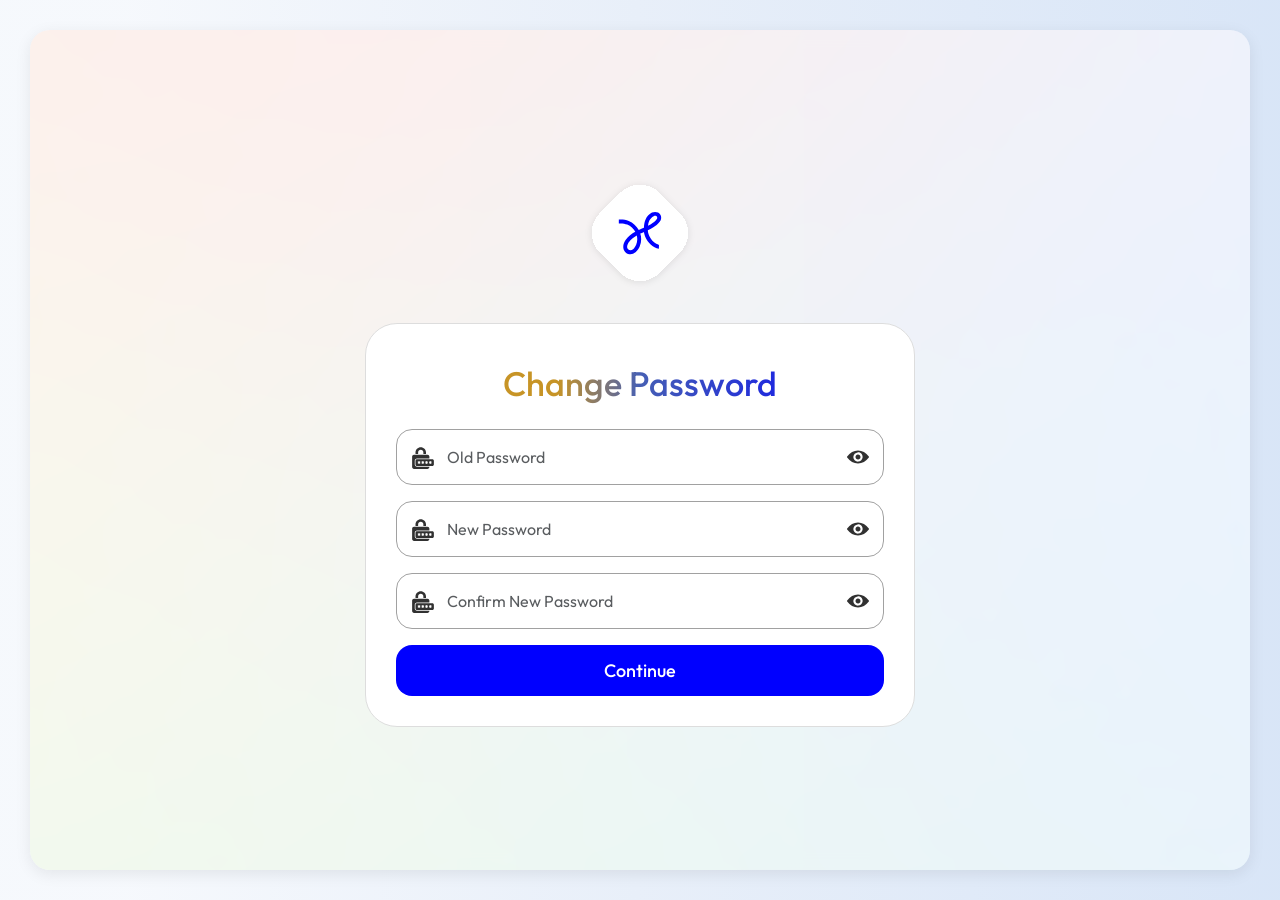
<file: components/auth/changepassword.html>
<!DOCTYPE html>
<html lang="en">

<head>
    <meta charset="UTF-8" />
    <title>Change Password</title>
    <meta name="viewport" content="width=device-width, initial-scale=1.0" />
    <link href="https://cdn.jsdelivr.net/npm/bootstrap@5.3.2/dist/css/bootstrap.min.css" rel="stylesheet">
    <link rel="stylesheet" href="/assets/styles/common.css">
    <link rel="stylesheet" href="/styles/auth.css">
</head>

<body>

    <div class="auth-wrapper">
        <div class="auth-box">
            <div class="logo-circle">
                <img src="../../assets/images/logos/main_logo.svg" alt="">
            </div>

            <div class="auth-card">
                <h6 class="text-center mb-4">Change Password</h6>

                <div class="mb-3 input-wrapper">
                    <div class="icon">
                        <img src="../../assets/images/auth/password.svg" alt="password">
                    </div>
                    <input type="password" class="form-control password-field" placeholder="Old Password" />
                    <span class="password-toggle toggle-password">
                        <img src="../../assets/images/auth/show_eye.svg" alt="show password" />
                    </span>
                </div>

                <div class="mb-3 input-wrapper">
                    <div class="icon">
                        <img src="../../assets/images/auth/password.svg" alt="password">
                    </div>
                    <input type="password" class="form-control password-field" placeholder="New Password" />
                    <span class="password-toggle toggle-password">
                        <img src="../../assets/images/auth/show_eye.svg" alt="show password" />
                    </span>
                </div>

                <div class="mb-3 input-wrapper">
                    <div class="icon">
                        <img src="../../assets/images/auth/password.svg" alt="confirm password">
                    </div>
                    <input type="password" class="form-control password-field" placeholder="Confirm New Password" />
                    <span class="password-toggle toggle-password">
                        <img src="../../assets/images/auth/show_eye.svg" alt="show password" />
                    </span>
                </div>

                <button class="w-100 auth-btn">Continue</button>
            </div>
        </div>
    </div>

</body>
<script src="../../scripts/auth.js"></script>

</html>
</file>
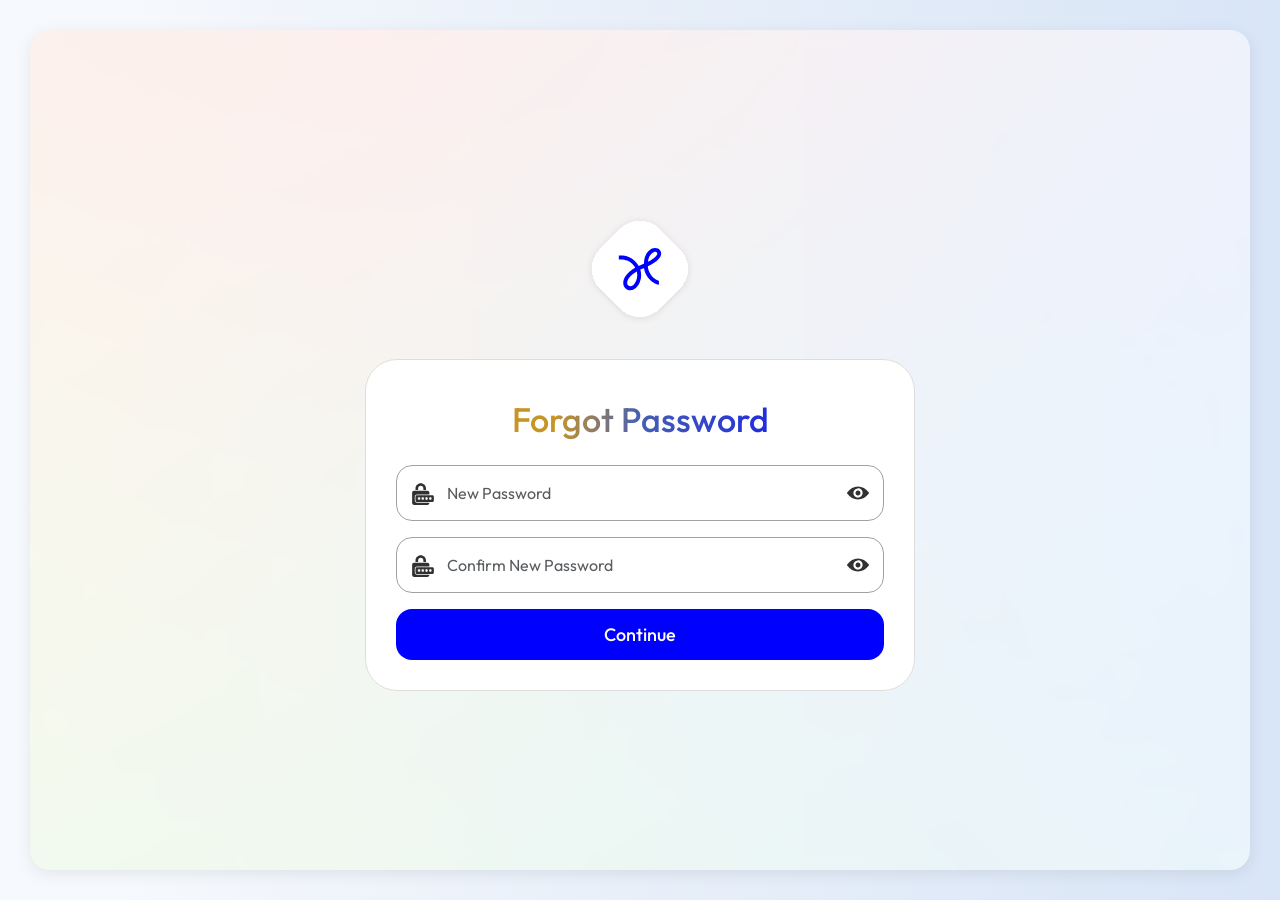
<file: components/auth/forgotpassword.html>
<!DOCTYPE html>
<html lang="en">

<head>
    <meta charset="UTF-8" />
    <title>Forgot Password</title>
    <meta name="viewport" content="width=device-width, initial-scale=1.0" />
    <link href="https://cdn.jsdelivr.net/npm/bootstrap@5.3.2/dist/css/bootstrap.min.css" rel="stylesheet">
    <link rel="stylesheet" href="/assets/styles/common.css">
    <link rel="stylesheet" href="/styles/auth.css">
</head>

<body>

    <div class="auth-wrapper">
        <div class="auth-box">
            <div class="logo-circle">
                <img src="../../assets/images/logos/main_logo.svg" alt="">
            </div>

            <div class="auth-card">
                <h6 class="text-center mb-4">Forgot Password</h6>

                <div class="mb-3 input-wrapper">
                    <div class="icon">
                        <img src="../../assets/images/auth/password.svg" alt="password">
                    </div>
                    <input type="password" class="form-control password-field" placeholder="New Password" />
                    <span class="password-toggle toggle-password">
                        <img src="../../assets/images/auth/show_eye.svg" alt="show password" />
                    </span>
                </div>

                <div class="mb-3 input-wrapper">
                    <div class="icon">
                        <img src="../../assets/images/auth/password.svg" alt="confirm password">
                    </div>
                    <input type="password" class="form-control password-field" placeholder="Confirm New Password" />
                    <span class="password-toggle toggle-password">
                        <img src="../../assets/images/auth/show_eye.svg" alt="show password" />
                    </span>
                </div>

                <button class="w-100 auth-btn">Continue</button>
            </div>
        </div>
    </div>

</body>
<script src="../../scripts/auth.js"></script>

</html>
</file>
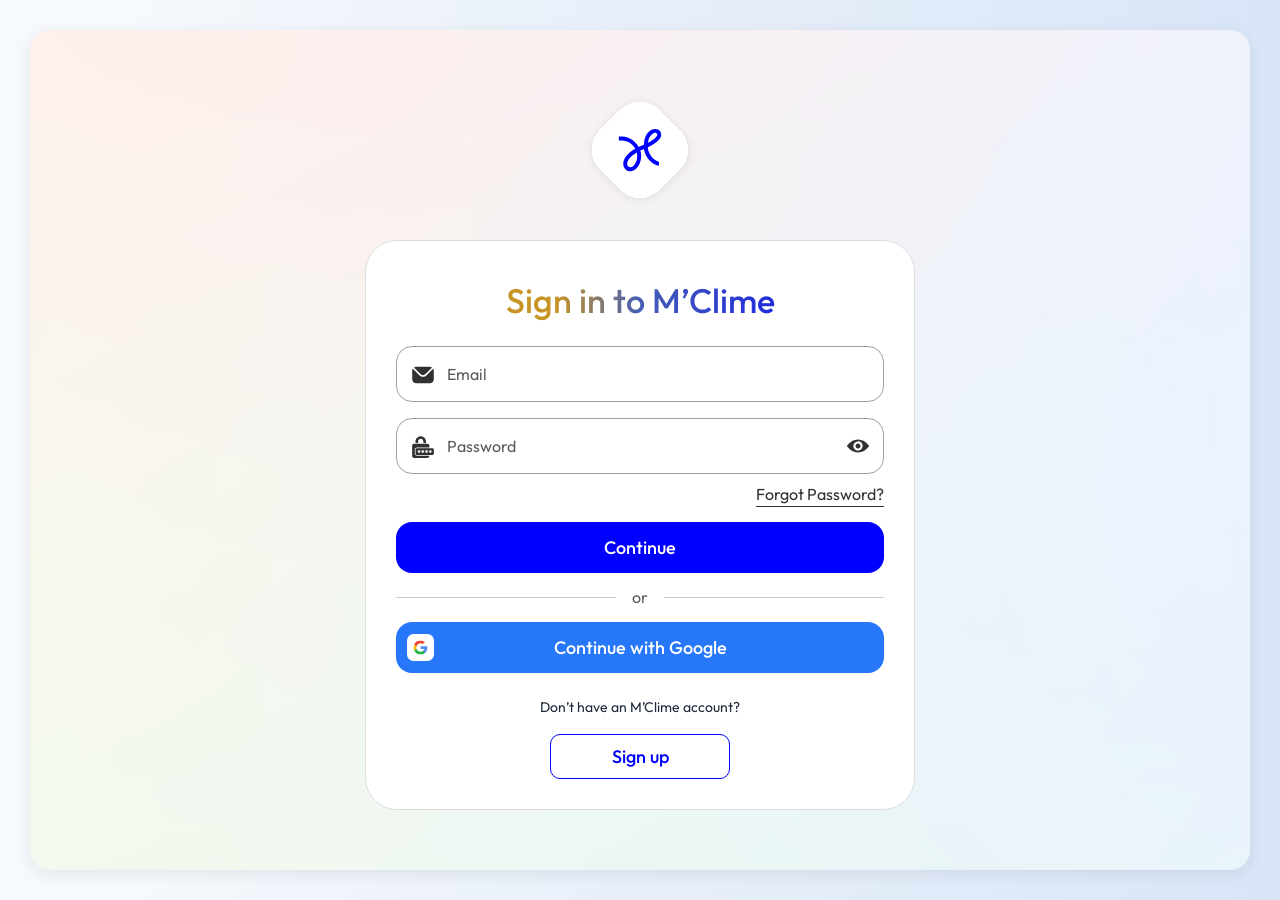
<file: components/auth/signin.html>
<!DOCTYPE html>
<html lang="en">

<head>
  <meta charset="UTF-8" />
  <meta name="viewport" content="width=device-width, initial-scale=1.0" />
  <title>Sign In</title>

  <!-- Bootstrap -->
  <link href="https://cdn.jsdelivr.net/npm/bootstrap@5.3.2/dist/css/bootstrap.min.css" rel="stylesheet" />

  <!-- Custom CSS -->
  <link rel="stylesheet" href="/assets/styles/common.css" />
  <link rel="stylesheet" href="/styles/auth.css" />
</head>

<body>
  <div class="auth-wrapper">
    <div class="auth-box">
      <div class="logo-circle">
        <img src="../../assets/images/logos/main_logo.svg" alt="">
      </div>

      <div class="auth-card">
        <h6 class="text-center mb-4">Sign in to M’Clime</h6>

        <div class="mb-3 input-wrapper">
          <div class="icon">
            <img src="../../assets/images/auth/email.svg" alt="email">
          </div>
          <input type="email" class="form-control" placeholder="Email" />
        </div>

        <div class="mb-2 input-wrapper">
          <div class="icon">
            <img src="../../assets/images/auth/password.svg" alt="password">
          </div>
          <input type="password" class="form-control password-field" placeholder="Password" />
          <span class="password-toggle toggle-password">
            <img src="../../assets/images/auth/show_eye.svg" alt="show password" />
          </span>
        </div>

        <div class="text-end mb-3">
          <a href="forgotpassword.html" class="small-link">Forgot Password?</a>
        </div>

        <button class="w-100 auth-btn">Continue</button>

        <div class="d-flex align-items-center my-2">
          <hr class="flex-grow-1" />
          <span class="px-3 text-muted">or</span>
          <hr class="flex-grow-1" />
        </div>

        <button class="w-100 mb-2 social-btn">
          <img src="../../assets/images/auth/google.svg" alt="google">
          Continue with Google
        </button>

        <p class="text-center small mt-3 mb-0">
          Don’t have an M’Clime account?
        </p>
        <div class="d-flex justify-content-center mt-3">
          <a href="signup.html" class="sub-auth-btn">Sign up</a>
        </div>
      </div>
    </div>
  </div>
</body>
<script src="../../scripts/auth.js"></script>

</html>
</file>
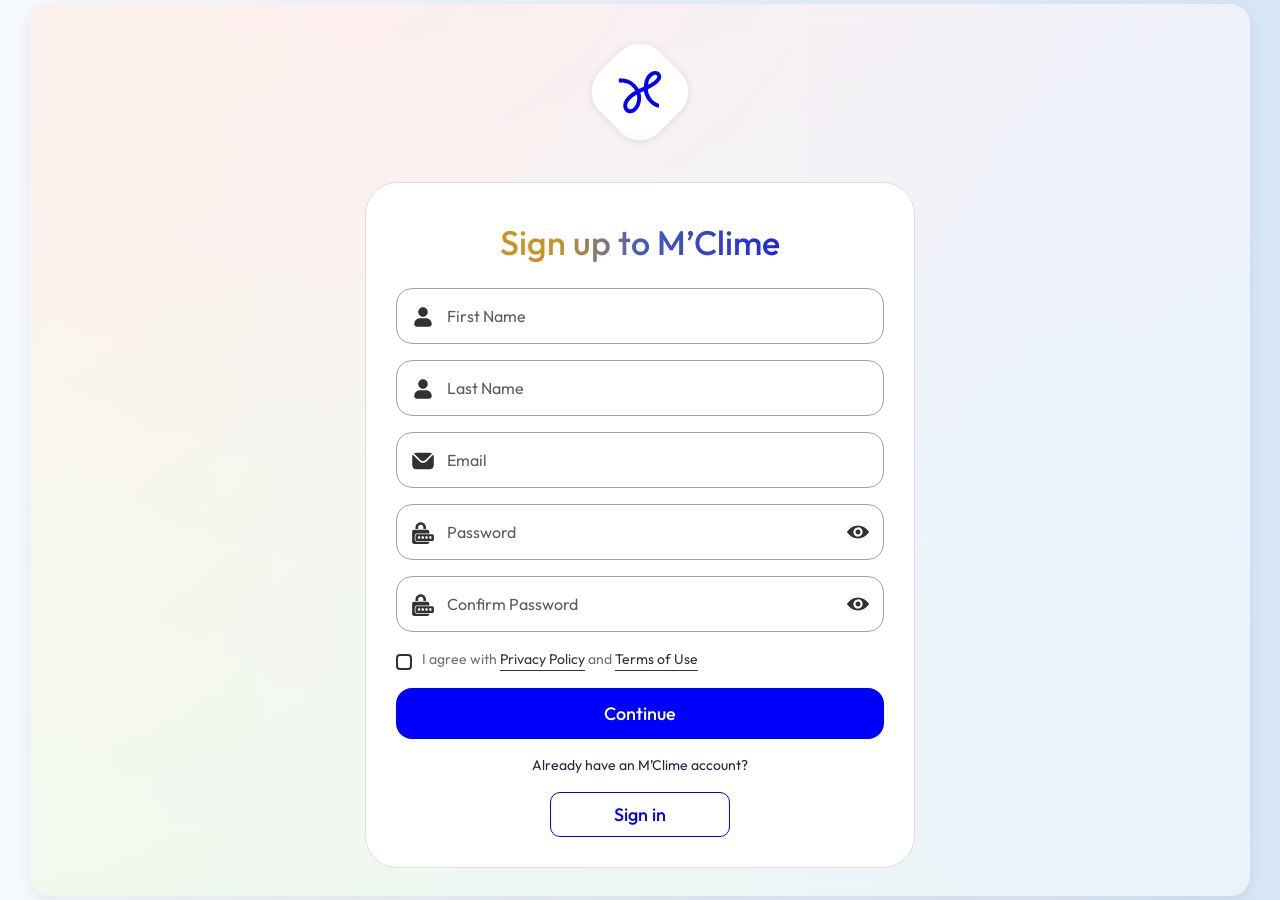
<file: components/auth/signup.html>
<!DOCTYPE html>
<html lang="en">

<head>
  <meta charset="UTF-8" />
  <title>Sign Up</title>
  <meta name="viewport" content="width=device-width, initial-scale=1.0" />
  <link href="https://cdn.jsdelivr.net/npm/bootstrap@5.3.2/dist/css/bootstrap.min.css" rel="stylesheet">
  <link rel="stylesheet" href="/assets/styles/common.css">
  <link rel="stylesheet" href="/styles/auth.css">
</head>

<body>

  <div class="auth-wrapper">
    <div class="auth-box">
      <div class="logo-circle">
        <img src="../../assets/images/logos/main_logo.svg" alt="">
      </div>

      <div class="auth-card">
        <h6 class="text-center mb-4">Sign up to <span>M’Clime</span></h6>

        <div class="mb-3 input-wrapper">
          <div class="icon">
            <img src="../../assets/images/auth/auth_user.svg" alt="auth_user">
          </div>
          <input class="form-control" type="text" placeholder="First Name">
        </div>

        <div class="mb-3 input-wrapper">
          <div class="icon">
            <img src="../../assets/images/auth/auth_user.svg" alt="auth_user">
          </div>
          <input class="form-control" type="text" placeholder="Last Name">
        </div>

        <div class="mb-3 input-wrapper">
          <div class="icon">
            <img src="../../assets/images/auth/email.svg" alt="email">
          </div>
          <input type="email" class="form-control" placeholder="Email" />
        </div>

        <div class="mb-3 input-wrapper">
          <div class="icon">
            <img src="../../assets/images/auth/password.svg" alt="password">
          </div>
          <input type="password" class="form-control password-field" placeholder="Password" />
          <span class="password-toggle toggle-password">
            <img src="../../assets/images/auth/show_eye.svg" alt="show password" />
          </span>
        </div>

        <div class="mb-3 input-wrapper">
          <div class="icon">
            <img src="../../assets/images/auth/password.svg" alt="confirm password">
          </div>
          <input type="password" class="form-control password-field" placeholder="Confirm Password" />
          <span class="password-toggle toggle-password">
            <img src="../../assets/images/auth/show_eye.svg" alt="show password" />
          </span>
        </div>

        <div class="form-check mb-3">
          <input class="form-check-input" type="checkbox">
          <label class="form-check-label small">
            I agree with <a href="#">Privacy Policy</a> and <a href="#">Terms of Use</a>
          </label>
        </div>

        <button class="w-100 auth-btn">Continue</button>

        <p class="text-center small mt-3 mb-0">
          Already have an M’Clime account?
        </p>
        <div class="d-flex justify-content-center mt-3">
          <a href="signin.html" class="sub-auth-btn">Sign in</a>
        </div>
      </div>
    </div>
  </div>

</body>
<script src="../../scripts/auth.js"></script>

</html>
</file>
<file: assets/styles/common.css>
* {
  margin: 0;
  padding: 0;
  box-sizing: border-box;
}

@font-face {
  font-family: "Outfit";
  src: url("/fonts/Outfit/static/Outfit-Thin.ttf") format("truetype");
  font-weight: 100;
}

@font-face {
  font-family: "Outfit";
  src: url("/fonts/Outfit/static/Outfit-ExtraLight.ttf")
    format("truetype");
  font-weight: 200;
}

@font-face {
  font-family: "Outfit";
  src: url("/fonts/Outfit/static/Outfit-Light.ttf") format("truetype");
  font-weight: 300;
}

@font-face {
  font-family: "Outfit";
  src: url("/fonts/Outfit/static/Outfit-Regular.ttf") format("truetype");
  font-weight: 400;
}

@font-face {
  font-family: "Outfit";
  src: url("/fonts/Outfit/static/Outfit-Medium.ttf") format("truetype");
  font-weight: 500;
}

@font-face {
  font-family: "Outfit";
  src: url("/fonts/Outfit/static/Outfit-SemiBold.ttf")
    format("truetype");
  font-weight: 600;
}

@font-face {
  font-family: "Outfit";
  src: url("/fonts/Outfit/static/Outfit-Bold.ttf") format("truetype");
  font-weight: 700;
}

@font-face {
  font-family: "Outfit";
  src: url("/fonts/Outfit/static/Outfit-ExtraBold.ttf")
    format("truetype");
  font-weight: 800;
}

@font-face {
  font-family: "Outfit";
  src: url("/fonts/Outfit/static/Outfit-Black.ttf") format("truetype");
  font-weight: 900;
}

:root {
  --primary: #5b21b6;
  --text-white: #ffffff;
  --primary-light: #7c3aed;
  --secondary: #3b82f6;
  --primary: #0000ff; /* Main primary */
  --primary-light: #8080ff; /* Light version of primary */
  --secondary: #4d4dff; /* Secondary blue */

  --text-primary: #1e293b;
  --text-secondary: #64748b;
  --text-tertiary: #94a3b8;
  --text-base: #313131;
  --border: #e2e8f0;
  --shadow: 0 4px 16px rgba(0, 0, 0, 0.08);
  --grad-start: rgba(209, 223, 243, 0.2);
  --grad-mid: rgba(209, 223, 243, 0.5);
  --grad-end: rgba(207, 223, 245, 0.8);
  --sidebar-width-expanded: 250px;
  --sidebar-width-collapsed: 70px;
  --outfit: "Outfit", sans-serif;
}

body {
  font-family: var(--outfit) !important;
  color: var(--text-primary);
  min-height: 100vh;
  background: linear-gradient(
    90deg,
    var(--grad-start) 10%,
    var(--grad-mid) 50%,
    var(--grad-end) 100%
  );
  overflow-x: hidden;
}

.dashboard-wrapper {
  min-height: 100vh;
  display: flex;
  position: relative;
}

/* Global Modal styles (shared design) */
#modal-overlay {
  position: fixed;
  inset: 0;
  display: none;
  align-items: center;
  justify-content: center;
  background: rgba(12, 20, 30, 0.38);
  z-index: 2200;
  padding: 24px;
}

#modal-overlay.open { display: flex; }

#modal-overlay .modal-dialog {
  background: #fff;
  border-radius: 12px;
  width: 520px;
  max-width: 100%;
  box-shadow: 0 18px 48px rgba(0,0,0,0.22);
  border: 4px solid rgba(27, 114, 255, 0.18);
  position: relative;
  padding: 22px 24px;
  transform-origin: center top;
  transition: transform 180ms ease, opacity 180ms ease;
  opacity: 0;
  transform: translateY(12px) scale(.98);
}

#modal-overlay.open .modal-dialog { opacity: 1; transform: translateY(0) scale(1); }

#modal-overlay .modal-close {
  position: absolute;
  right: 12px;
  top: 10px;
  background: #fff;
  border-radius: 18px;
  width: 34px;
  height: 34px;
  border: 1px solid #eef2f7;
  display: flex;
  align-items: center;
  justify-content: center;
  font-size: 16px;
  cursor: pointer;
  box-shadow: 0 2px 6px rgba(0,0,0,0.06);
}

#modal-overlay .modal-body h3 { margin: 6px 0 14px; font-size: 18px; font-weight:700; }

#modal-overlay .file-info-list .row { display:flex; justify-content: space-between; padding:10px 0; border-bottom:1px solid #f0f3f7; }
#modal-overlay .rename-input-wrapper input { width:100%; padding:12px 14px; border-radius:32px; border:1px solid #e6e9ef; font-size:14px; }

#modal-overlay .modal-actions { display:flex; justify-content:flex-end; gap:12px; margin-top:16px; }

#modal-overlay .btn { padding:8px 16px; border-radius:20px; cursor:pointer; border:none; font-weight:600; }
#modal-overlay .btn-link { background: transparent; color: #0b47ff; }
#modal-overlay .btn-primary { background: linear-gradient(90deg,#0b47ff,#5b21b6); color:#fff; padding:8px 18px; border-radius:999px; box-shadow:0 6px 18px rgba(11,71,255,0.12); }
#modal-overlay .btn-danger { background:#ef4444; color:#fff; }

/* dialog variants */
#modal-overlay .modal-dialog.info { border-color: rgba(27, 114, 255, 0.18); }
#modal-overlay .modal-dialog.danger { border-color: rgba(239, 68, 68, 0.18); }
#modal-overlay .modal-dialog.restore { border-color: rgba(16, 185, 129, 0.18); }
</file>
<file: styles/auth.css>
.auth-wrapper {
  height: calc(100vh - 0px);
  display: flex;
  justify-content: center;
  align-items: center;
  padding: 30px;
}

.auth-wrapper .auth-box {
  flex: 1;
  background: url("/assets/images/common/global_bg.svg") center / cover
      no-repeat,
    rgba(255, 255, 255, 0.95);
  backdrop-filter: blur(10px);
  border-radius: 20px;
  padding: 28px;
  box-shadow: var(--shadow);
  overflow-y: auto;
  display: flex;
  flex-direction: column;
  min-height: calc(100vh - 60px);
  justify-content: center;
  align-items: center;
  gap: 30px;
}

.auth-wrapper .auth-box .logo-circle img {
  max-width: 120px;
}

.auth-wrapper .auth-box .auth-card {
  max-width: 550px;
  width: 100%;
  background-color: white;
  border: 1px solid #dddddd;
  border-radius: 32px;
  padding: 40px 30px 30px;
}

.auth-wrapper .auth-box .auth-card h6 {
  background: linear-gradient(90deg, #c79426 33%, #465fb4 50%, #0000ff 100%);
  -webkit-background-clip: text;
  -webkit-text-fill-color: transparent;
  background-clip: text;
  color: transparent !important;
  font-size: 34px;
  font-weight: 500;
  margin: 0;
  display: inline-block;
  width: 100%;
}

.auth-wrapper .auth-box .auth-card .input-wrapper {
  display: flex;
  align-items: center;
  position: relative;
}

.auth-wrapper .auth-box .auth-card .input-wrapper .icon {
  position: absolute;
  left: 15px;
}

.auth-wrapper .auth-box .auth-card .password-toggle {
  position: absolute;
  right: 15px;
  cursor: pointer;
  display: flex;
  align-items: center;
}

.auth-wrapper .auth-box .auth-card .password-toggle img {
  width: 22px;
}

.auth-wrapper .auth-box .auth-card .input-wrapper .form-control {
  padding-right: 50px;
}

.auth-wrapper .auth-box .auth-card .input-wrapper .form-control {
  padding: 15px 25px 15px 50px;
  border: 1px solid #a1a1a1;
  border-radius: 16px;
}

.auth-wrapper .auth-box .auth-card .input-wrapper .form-control:focus {
  box-shadow: none;
}

.auth-wrapper .auth-box .small-link {
  color: var(--text-base);
  font-size: 16px;
  font-weight: 400;
  border-bottom: 1px solid var(--text-base);
  padding-bottom: 2px;
  text-decoration: none;
}

.auth-wrapper .auth-box .auth-btn {
  padding: 12px;
  background-color: #0000ff;
  border-radius: 16px;
  font-size: 18px;
  font-weight: 500;
  color: var(--text-white);
  border: 0;
}

.auth-wrapper .auth-box .social-btn {
  padding: 12px;
  background-color: #2777fb;
  border-radius: 16px;
  font-size: 18px;
  font-weight: 500;
  color: var(--text-white);
  border: 0;
  position: relative;
}

.auth-wrapper .auth-box .social-btn img {
  max-width: 27px;
  position: absolute;
  left: 11px;
  top: 12px;
}

.auth-wrapper .auth-box .form-check {
  display: flex;
  gap: 10px;
  align-items: center;
  color: #707070;
  font-size: 16px;
  font-weight: 400;
}

.auth-wrapper .auth-box .form-check .form-check-label a {
  color: var(--text-base);
  font-size: 14px;
  font-weight: 400;
  border-bottom: 1px solid var(--text-base);
  padding-bottom: 2px;
  text-decoration: none;
}

.auth-wrapper .auth-box .form-check .form-check-input {
  border: 2px solid var(--text-base);
}

.auth-wrapper .auth-box .sub-auth-btn {
  padding: 8px;
  border-radius: 10px;
  font-size: 18px;
  font-weight: 500;
  color: #0000ff;
  border: 1px solid #0000ff;
  max-width: 180px;
  width: 100%;
  text-decoration: none;
  display: flex;
  justify-content: center;
  align-items: center;
}
</file>
